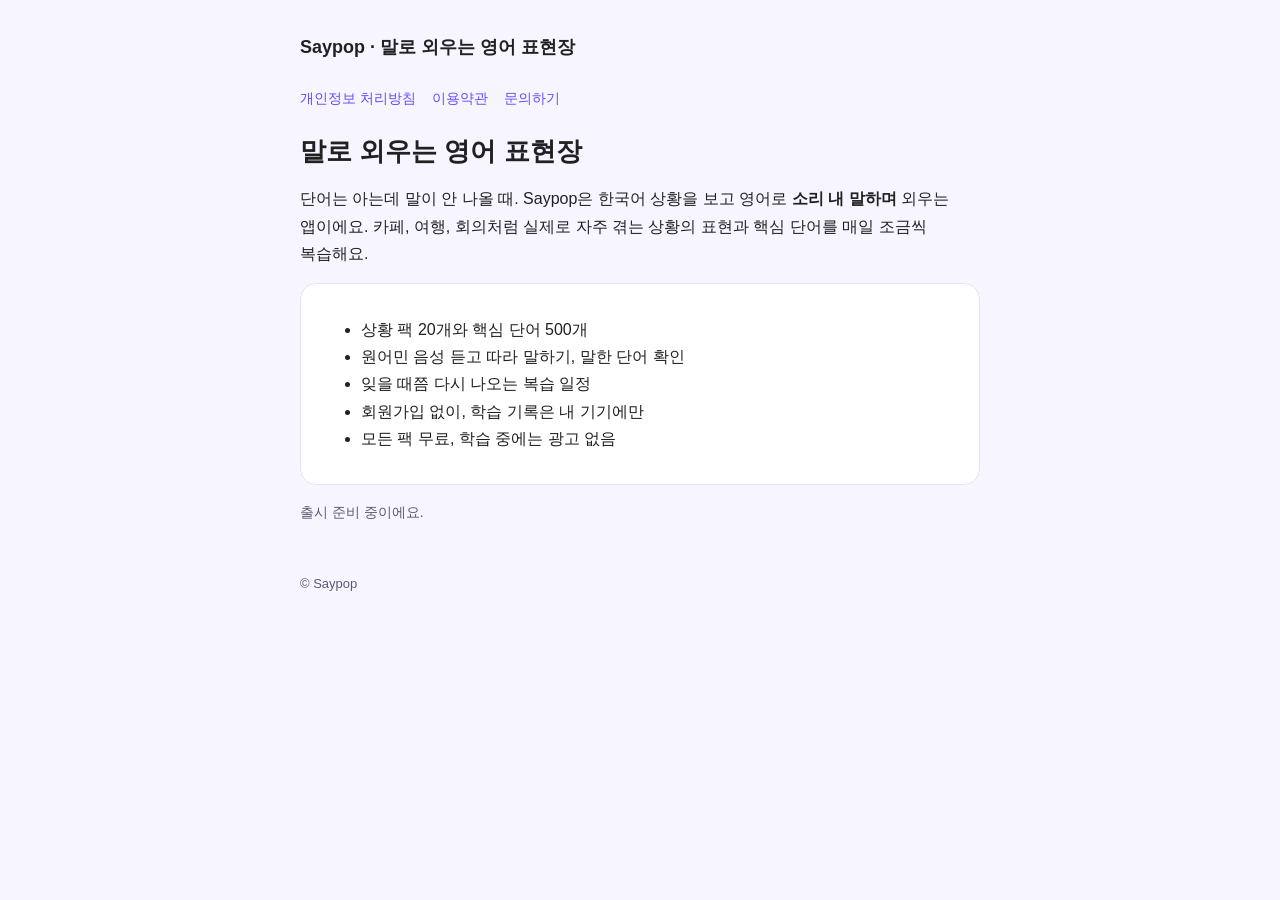
<file: index.html>
<!doctype html>
<html lang="ko">
<head>
<meta charset="utf-8">
<meta name="viewport" content="width=device-width, initial-scale=1">
<title>Saypop · 말로 외우는 영어 표현장</title>
<meta name="description" content="한국어 상황을 보고 영어로 소리 내 말하며 외우는 영어 표현장">
<link rel="stylesheet" href="style.css">
</head>
<body>
<div class="wrap">
<header><a href="index.html">Saypop · 말로 외우는 영어 표현장</a></header>
<nav>
  <a href="privacy.html">개인정보 처리방침</a>
  <a href="terms.html">이용약관</a>
  <a href="support.html">문의하기</a>
</nav>
<h1>말로 외우는 영어 표현장</h1>
<p>단어는 아는데 말이 안 나올 때. Saypop은 한국어 상황을 보고 영어로 <strong>소리 내 말하며</strong> 외우는 앱이에요. 카페, 여행, 회의처럼 실제로 자주 겪는 상황의 표현과 핵심 단어를 매일 조금씩 복습해요.</p>
<div class="box">
  <ul>
    <li>상황 팩 20개와 핵심 단어 500개</li>
    <li>원어민 음성 듣고 따라 말하기, 말한 단어 확인</li>
    <li>잊을 때쯤 다시 나오는 복습 일정</li>
    <li>회원가입 없이, 학습 기록은 내 기기에만</li>
    <li>모든 팩 무료, 학습 중에는 광고 없음</li>
  </ul>
</div>
<p class="meta">출시 준비 중이에요.</p>
<footer>© Saypop</footer>
</div>
</body>
</html>
</file>
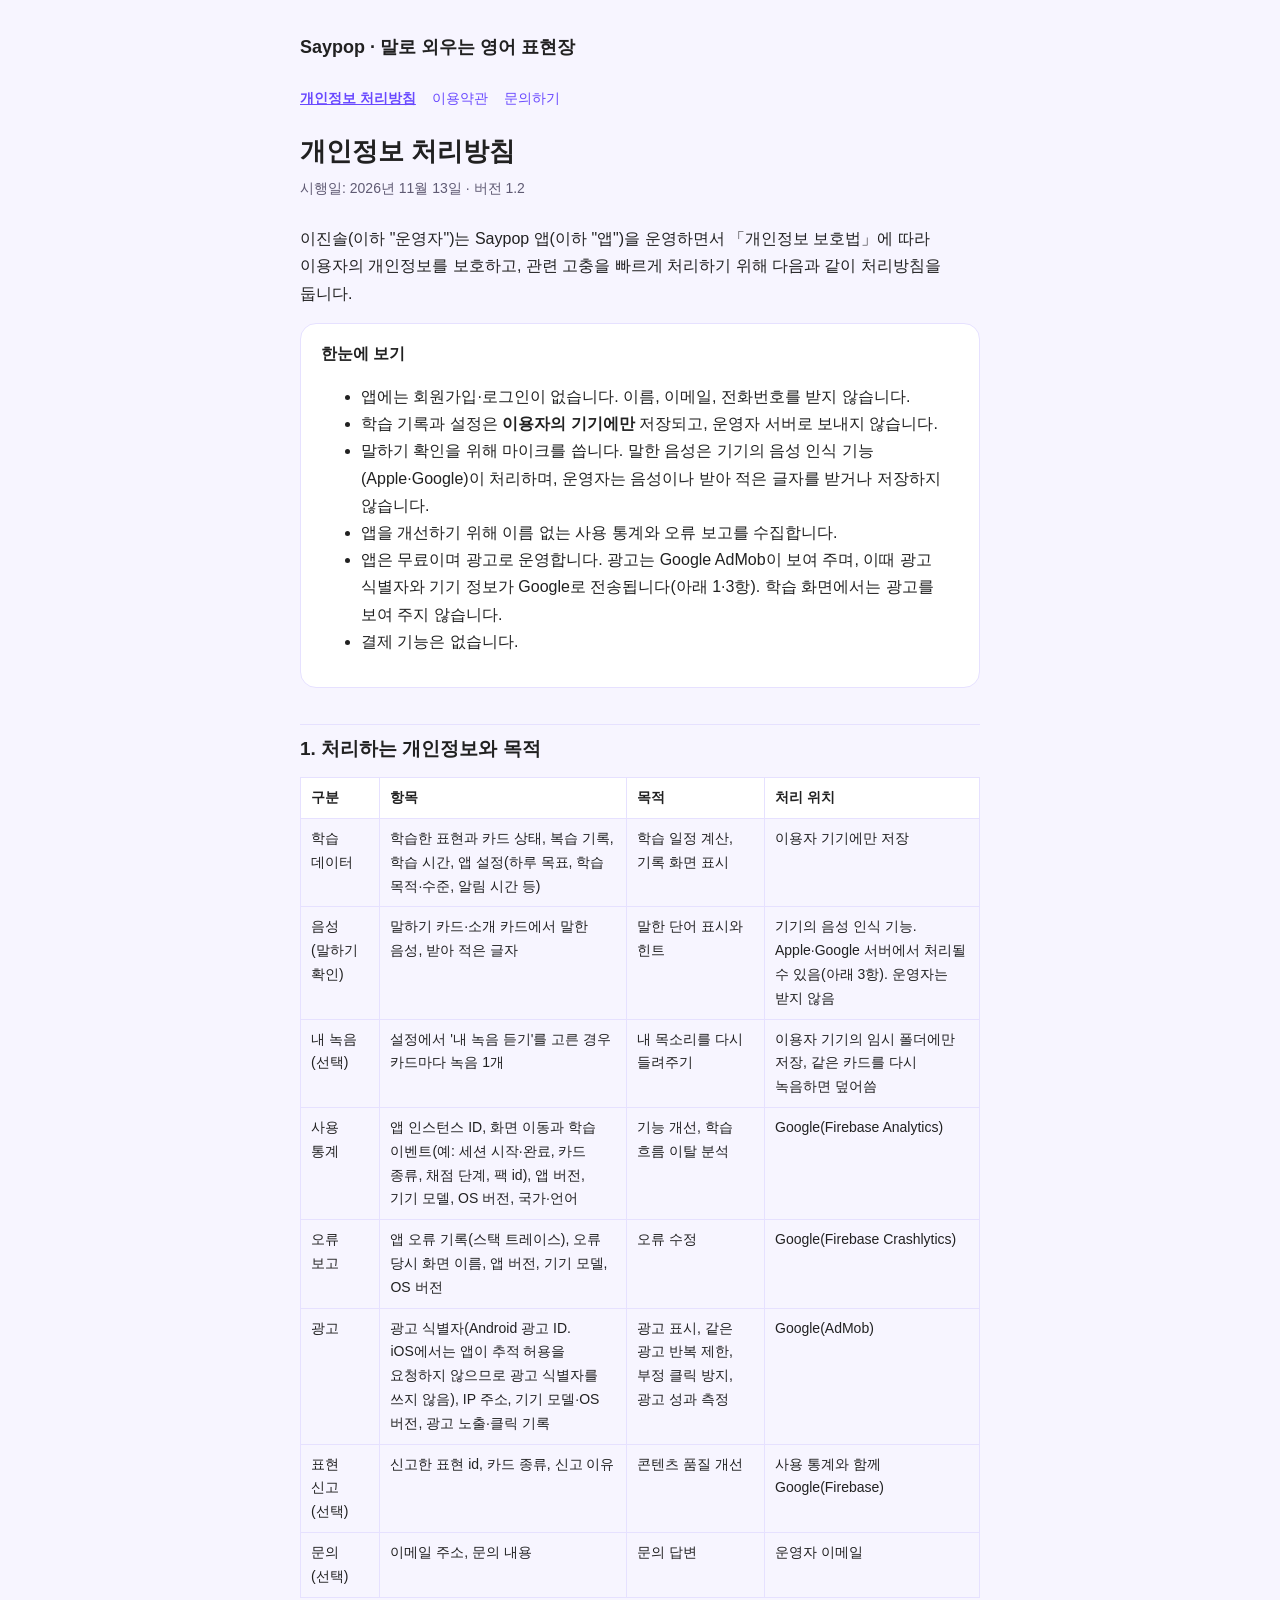
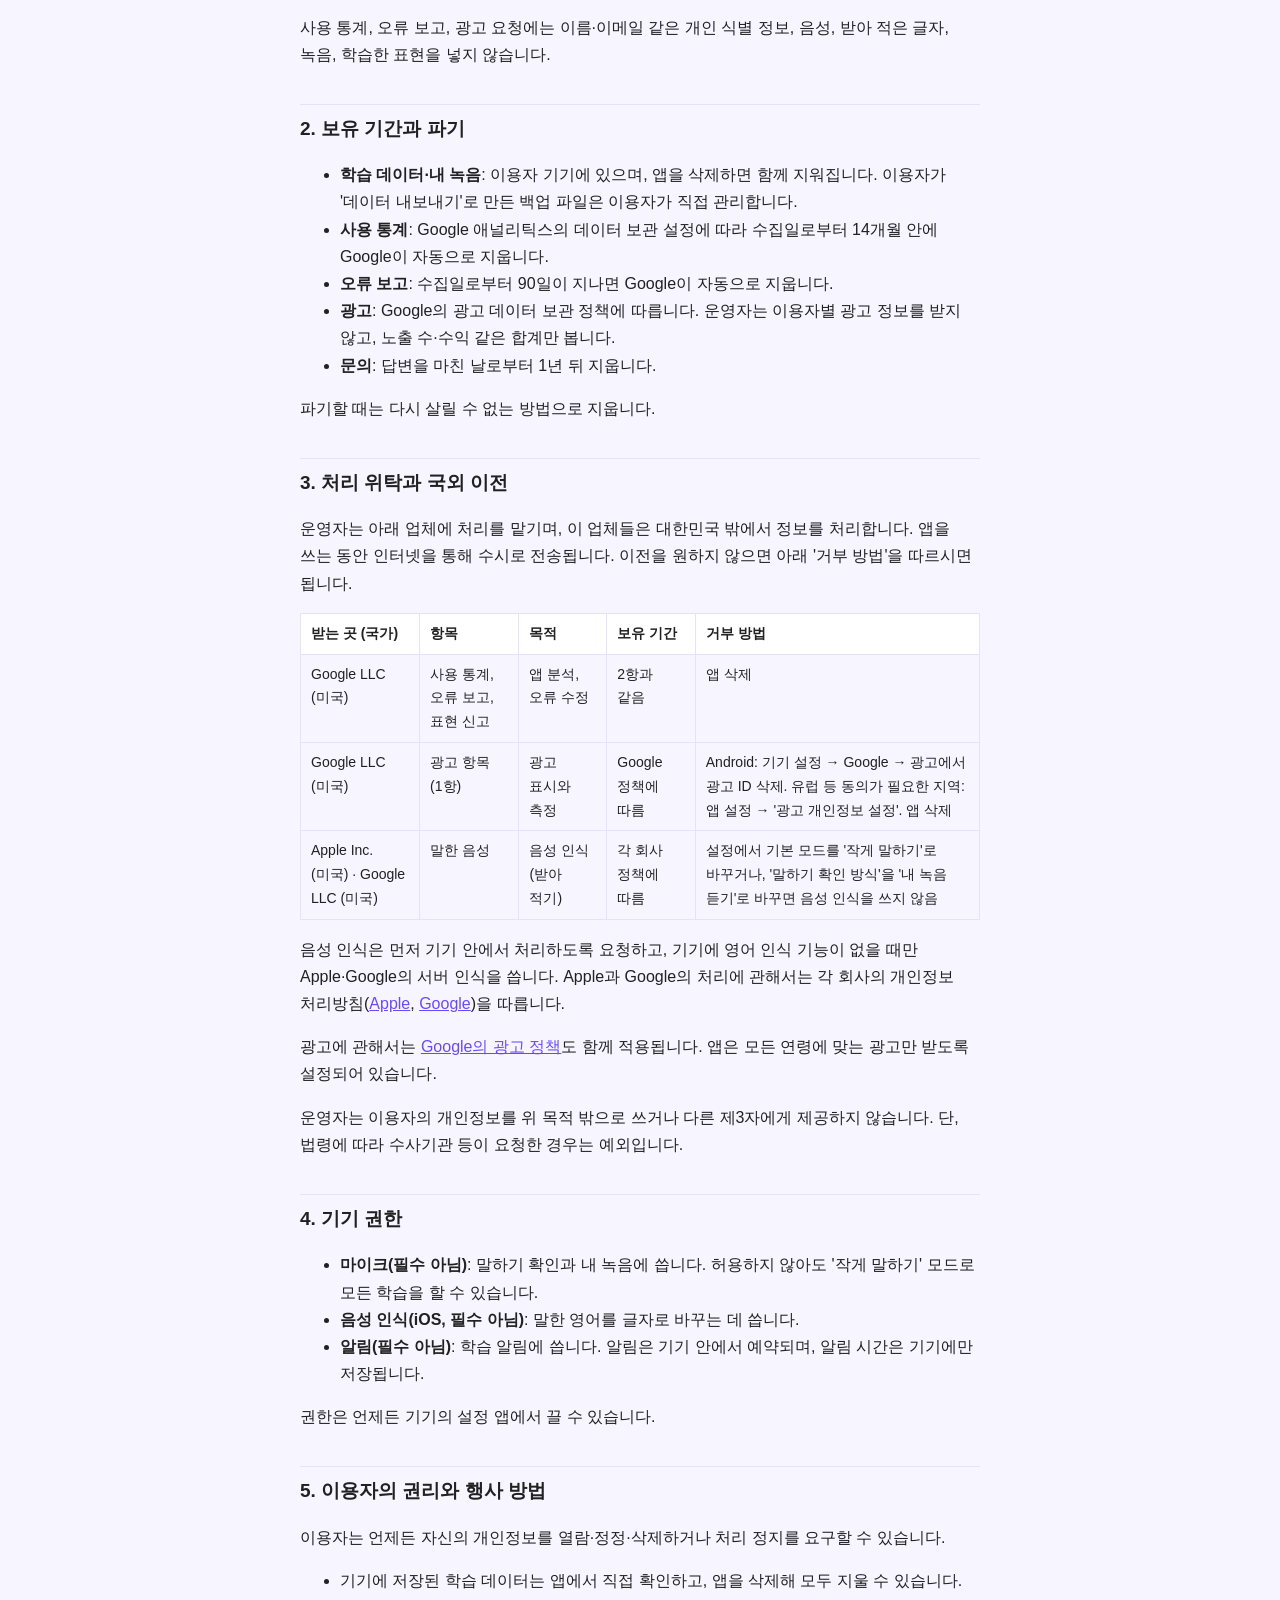
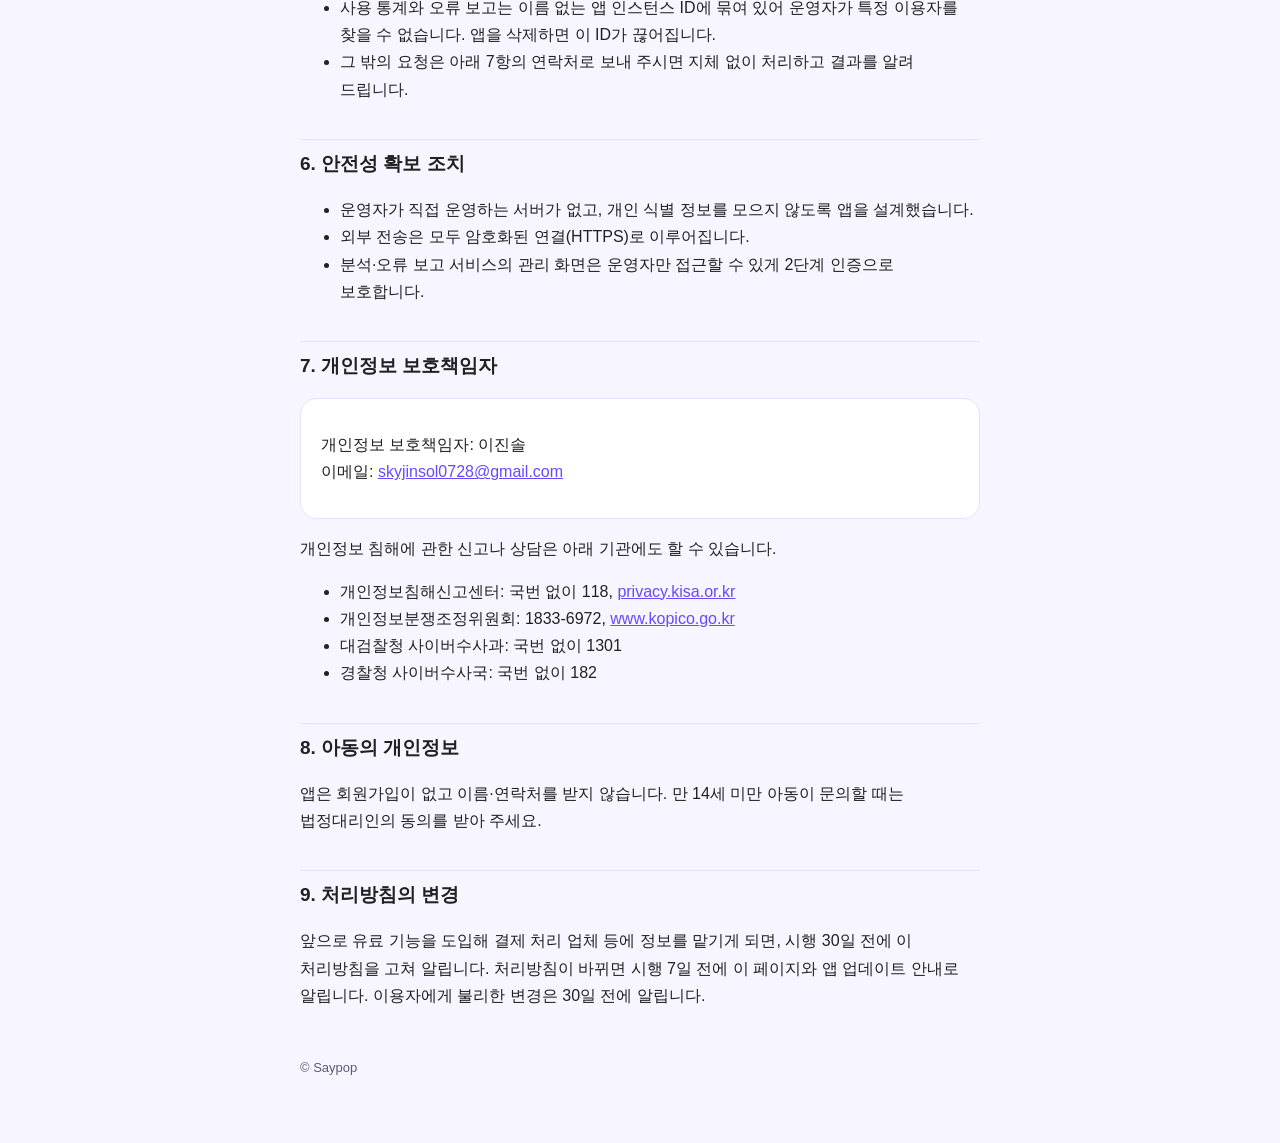
<file: privacy.html>
<!doctype html>
<html lang="ko">
<head>
<meta charset="utf-8">
<meta name="viewport" content="width=device-width, initial-scale=1">
<title>개인정보 처리방침 · Saypop</title>
<link rel="stylesheet" href="style.css">
</head>
<body>
<div class="wrap">
<header><a href="index.html">Saypop · 말로 외우는 영어 표현장</a></header>
<nav>
  <a href="privacy.html" aria-current="page">개인정보 처리방침</a>
  <a href="terms.html">이용약관</a>
  <a href="support.html">문의하기</a>
</nav>

<h1>개인정보 처리방침</h1>
<p class="meta">시행일: 2026년 11월 13일 · 버전 1.2</p>

<p>이진솔(이하 "운영자")는 Saypop 앱(이하 "앱")을 운영하면서 「개인정보 보호법」에 따라 이용자의 개인정보를 보호하고, 관련 고충을 빠르게 처리하기 위해 다음과 같이 처리방침을 둡니다.</p>

<div class="box">
<strong>한눈에 보기</strong>
<ul>
  <li>앱에는 회원가입·로그인이 없습니다. 이름, 이메일, 전화번호를 받지 않습니다.</li>
  <li>학습 기록과 설정은 <strong>이용자의 기기에만</strong> 저장되고, 운영자 서버로 보내지 않습니다.</li>
  <li>말하기 확인을 위해 마이크를 씁니다. 말한 음성은 기기의 음성 인식 기능(Apple·Google)이 처리하며, 운영자는 음성이나 받아 적은 글자를 받거나 저장하지 않습니다.</li>
  <li>앱을 개선하기 위해 이름 없는 사용 통계와 오류 보고를 수집합니다.</li>
  <li>앱은 무료이며 광고로 운영합니다. 광고는 Google AdMob이 보여 주며, 이때 광고 식별자와 기기 정보가 Google로 전송됩니다(아래 1·3항). 학습 화면에서는 광고를 보여 주지 않습니다.</li>
  <li>결제 기능은 없습니다.</li>
</ul>
</div>

<h2>1. 처리하는 개인정보와 목적</h2>
<div class="table"><table>
<thead><tr><th>구분</th><th>항목</th><th>목적</th><th>처리 위치</th></tr></thead>
<tbody>
<tr><td>학습 데이터</td><td>학습한 표현과 카드 상태, 복습 기록, 학습 시간, 앱 설정(하루 목표, 학습 목적·수준, 알림 시간 등)</td><td>학습 일정 계산, 기록 화면 표시</td><td>이용자 기기에만 저장</td></tr>
<tr><td>음성(말하기 확인)</td><td>말하기 카드·소개 카드에서 말한 음성, 받아 적은 글자</td><td>말한 단어 표시와 힌트</td><td>기기의 음성 인식 기능. Apple·Google 서버에서 처리될 수 있음(아래 3항). 운영자는 받지 않음</td></tr>
<tr><td>내 녹음(선택)</td><td>설정에서 '내 녹음 듣기'를 고른 경우 카드마다 녹음 1개</td><td>내 목소리를 다시 들려주기</td><td>이용자 기기의 임시 폴더에만 저장, 같은 카드를 다시 녹음하면 덮어씀</td></tr>
<tr><td>사용 통계</td><td>앱 인스턴스 ID, 화면 이동과 학습 이벤트(예: 세션 시작·완료, 카드 종류, 채점 단계, 팩 id), 앱 버전, 기기 모델, OS 버전, 국가·언어</td><td>기능 개선, 학습 흐름 이탈 분석</td><td>Google(Firebase Analytics)</td></tr>
<tr><td>오류 보고</td><td>앱 오류 기록(스택 트레이스), 오류 당시 화면 이름, 앱 버전, 기기 모델, OS 버전</td><td>오류 수정</td><td>Google(Firebase Crashlytics)</td></tr>
<tr><td>광고</td><td>광고 식별자(Android 광고 ID. iOS에서는 앱이 추적 허용을 요청하지 않으므로 광고 식별자를 쓰지 않음), IP 주소, 기기 모델·OS 버전, 광고 노출·클릭 기록</td><td>광고 표시, 같은 광고 반복 제한, 부정 클릭 방지, 광고 성과 측정</td><td>Google(AdMob)</td></tr>
<tr><td>표현 신고(선택)</td><td>신고한 표현 id, 카드 종류, 신고 이유</td><td>콘텐츠 품질 개선</td><td>사용 통계와 함께 Google(Firebase)</td></tr>
<tr><td>문의(선택)</td><td>이메일 주소, 문의 내용</td><td>문의 답변</td><td>운영자 이메일</td></tr>
</tbody>
</table></div>
<p>사용 통계, 오류 보고, 광고 요청에는 이름·이메일 같은 개인 식별 정보, 음성, 받아 적은 글자, 녹음, 학습한 표현을 넣지 않습니다.</p>

<h2>2. 보유 기간과 파기</h2>
<ul>
  <li><strong>학습 데이터·내 녹음</strong>: 이용자 기기에 있으며, 앱을 삭제하면 함께 지워집니다. 이용자가 '데이터 내보내기'로 만든 백업 파일은 이용자가 직접 관리합니다.</li>
  <li><strong>사용 통계</strong>: Google 애널리틱스의 데이터 보관 설정에 따라 수집일로부터 14개월 안에 Google이 자동으로 지웁니다.</li>
  <li><strong>오류 보고</strong>: 수집일로부터 90일이 지나면 Google이 자동으로 지웁니다.</li>
  <li><strong>광고</strong>: Google의 광고 데이터 보관 정책에 따릅니다. 운영자는 이용자별 광고 정보를 받지 않고, 노출 수·수익 같은 합계만 봅니다.</li>
  <li><strong>문의</strong>: 답변을 마친 날로부터 1년 뒤 지웁니다.</li>
</ul>
<p>파기할 때는 다시 살릴 수 없는 방법으로 지웁니다.</p>

<h2>3. 처리 위탁과 국외 이전</h2>
<p>운영자는 아래 업체에 처리를 맡기며, 이 업체들은 대한민국 밖에서 정보를 처리합니다. 앱을 쓰는 동안 인터넷을 통해 수시로 전송됩니다. 이전을 원하지 않으면 아래 '거부 방법'을 따르시면 됩니다.</p>
<div class="table"><table>
<thead><tr><th>받는 곳 (국가)</th><th>항목</th><th>목적</th><th>보유 기간</th><th>거부 방법</th></tr></thead>
<tbody>
<tr><td>Google LLC (미국)</td><td>사용 통계, 오류 보고, 표현 신고</td><td>앱 분석, 오류 수정</td><td>2항과 같음</td><td>앱 삭제</td></tr>
<tr><td>Google LLC (미국)</td><td>광고 항목(1항)</td><td>광고 표시와 측정</td><td>Google 정책에 따름</td><td>Android: 기기 설정 → Google → 광고에서 광고 ID 삭제. 유럽 등 동의가 필요한 지역: 앱 설정 → '광고 개인정보 설정'. 앱 삭제</td></tr>
<tr><td>Apple Inc. (미국) · Google LLC (미국)</td><td>말한 음성</td><td>음성 인식(받아 적기)</td><td>각 회사 정책에 따름</td><td>설정에서 기본 모드를 '작게 말하기'로 바꾸거나, '말하기 확인 방식'을 '내 녹음 듣기'로 바꾸면 음성 인식을 쓰지 않음</td></tr>
</tbody>
</table></div>
<p>음성 인식은 먼저 기기 안에서 처리하도록 요청하고, 기기에 영어 인식 기능이 없을 때만 Apple·Google의 서버 인식을 씁니다. Apple과 Google의 처리에 관해서는 각 회사의 개인정보 처리방침(<a href="https://www.apple.com/kr/legal/privacy/">Apple</a>, <a href="https://policies.google.com/privacy?hl=ko">Google</a>)을 따릅니다.</p>
<p>광고에 관해서는 <a href="https://policies.google.com/technologies/ads?hl=ko">Google의 광고 정책</a>도 함께 적용됩니다. 앱은 모든 연령에 맞는 광고만 받도록 설정되어 있습니다.</p>
<p>운영자는 이용자의 개인정보를 위 목적 밖으로 쓰거나 다른 제3자에게 제공하지 않습니다. 단, 법령에 따라 수사기관 등이 요청한 경우는 예외입니다.</p>

<h2>4. 기기 권한</h2>
<ul>
  <li><strong>마이크(필수 아님)</strong>: 말하기 확인과 내 녹음에 씁니다. 허용하지 않아도 '작게 말하기' 모드로 모든 학습을 할 수 있습니다.</li>
  <li><strong>음성 인식(iOS, 필수 아님)</strong>: 말한 영어를 글자로 바꾸는 데 씁니다.</li>
  <li><strong>알림(필수 아님)</strong>: 학습 알림에 씁니다. 알림은 기기 안에서 예약되며, 알림 시간은 기기에만 저장됩니다.</li>
</ul>
<p>권한은 언제든 기기의 설정 앱에서 끌 수 있습니다.</p>

<h2>5. 이용자의 권리와 행사 방법</h2>
<p>이용자는 언제든 자신의 개인정보를 열람·정정·삭제하거나 처리 정지를 요구할 수 있습니다.</p>
<ul>
  <li>기기에 저장된 학습 데이터는 앱에서 직접 확인하고, 앱을 삭제해 모두 지울 수 있습니다.</li>
  <li>사용 통계와 오류 보고는 이름 없는 앱 인스턴스 ID에 묶여 있어 운영자가 특정 이용자를 찾을 수 없습니다. 앱을 삭제하면 이 ID가 끊어집니다.</li>
  <li>그 밖의 요청은 아래 7항의 연락처로 보내 주시면 지체 없이 처리하고 결과를 알려 드립니다.</li>
</ul>

<h2>6. 안전성 확보 조치</h2>
<ul>
  <li>운영자가 직접 운영하는 서버가 없고, 개인 식별 정보를 모으지 않도록 앱을 설계했습니다.</li>
  <li>외부 전송은 모두 암호화된 연결(HTTPS)로 이루어집니다.</li>
  <li>분석·오류 보고 서비스의 관리 화면은 운영자만 접근할 수 있게 2단계 인증으로 보호합니다.</li>
</ul>

<h2>7. 개인정보 보호책임자</h2>
<div class="box">
  <p>개인정보 보호책임자: 이진솔<br>
  이메일: <a href="mailto:skyjinsol0728@gmail.com">skyjinsol0728@gmail.com</a></p>
</div>
<p>개인정보 침해에 관한 신고나 상담은 아래 기관에도 할 수 있습니다.</p>
<ul>
  <li>개인정보침해신고센터: 국번 없이 118, <a href="https://privacy.kisa.or.kr">privacy.kisa.or.kr</a></li>
  <li>개인정보분쟁조정위원회: 1833-6972, <a href="https://www.kopico.go.kr">www.kopico.go.kr</a></li>
  <li>대검찰청 사이버수사과: 국번 없이 1301</li>
  <li>경찰청 사이버수사국: 국번 없이 182</li>
</ul>

<h2>8. 아동의 개인정보</h2>
<p>앱은 회원가입이 없고 이름·연락처를 받지 않습니다. 만 14세 미만 아동이 문의할 때는 법정대리인의 동의를 받아 주세요.</p>

<h2>9. 처리방침의 변경</h2>
<p>앞으로 유료 기능을 도입해 결제 처리 업체 등에 정보를 맡기게 되면, 시행 30일 전에 이 처리방침을 고쳐 알립니다. 처리방침이 바뀌면 시행 7일 전에 이 페이지와 앱 업데이트 안내로 알립니다. 이용자에게 불리한 변경은 30일 전에 알립니다.</p>

<footer>© Saypop</footer>
</div>
</body>
</html>
</file>
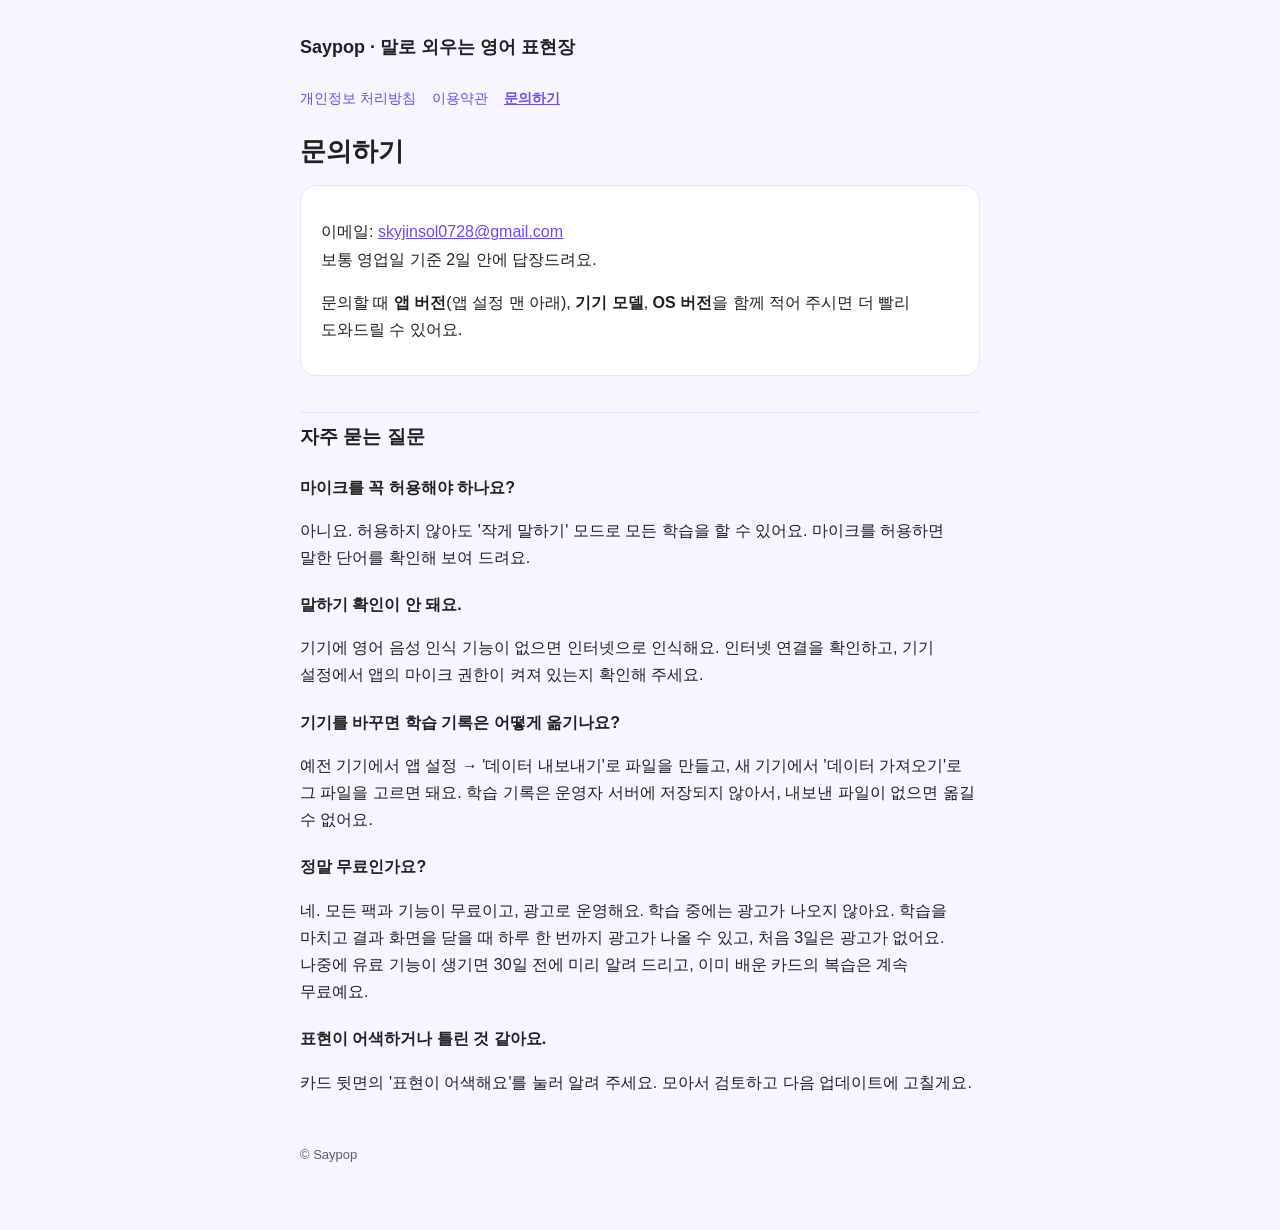
<file: support.html>
<!doctype html>
<html lang="ko">
<head>
<meta charset="utf-8">
<meta name="viewport" content="width=device-width, initial-scale=1">
<title>문의하기 · Saypop</title>
<link rel="stylesheet" href="style.css">
</head>
<body>
<div class="wrap">
<header><a href="index.html">Saypop · 말로 외우는 영어 표현장</a></header>
<nav>
  <a href="privacy.html">개인정보 처리방침</a>
  <a href="terms.html">이용약관</a>
  <a href="support.html" aria-current="page">문의하기</a>
</nav>

<h1>문의하기</h1>
<div class="box">
  <p>이메일: <a href="mailto:skyjinsol0728@gmail.com">skyjinsol0728@gmail.com</a><br>
  보통 영업일 기준 2일 안에 답장드려요.</p>
  <p>문의할 때 <strong>앱 버전</strong>(앱 설정 맨 아래), <strong>기기 모델</strong>, <strong>OS 버전</strong>을 함께 적어 주시면 더 빨리 도와드릴 수 있어요.</p>
</div>

<h2>자주 묻는 질문</h2>

<h3>마이크를 꼭 허용해야 하나요?</h3>
<p>아니요. 허용하지 않아도 '작게 말하기' 모드로 모든 학습을 할 수 있어요. 마이크를 허용하면 말한 단어를 확인해 보여 드려요.</p>

<h3>말하기 확인이 안 돼요.</h3>
<p>기기에 영어 음성 인식 기능이 없으면 인터넷으로 인식해요. 인터넷 연결을 확인하고, 기기 설정에서 앱의 마이크 권한이 켜져 있는지 확인해 주세요.</p>

<h3>기기를 바꾸면 학습 기록은 어떻게 옮기나요?</h3>
<p>예전 기기에서 앱 설정 → '데이터 내보내기'로 파일을 만들고, 새 기기에서 '데이터 가져오기'로 그 파일을 고르면 돼요. 학습 기록은 운영자 서버에 저장되지 않아서, 내보낸 파일이 없으면 옮길 수 없어요.</p>

<h3>정말 무료인가요?</h3>
<p>네. 모든 팩과 기능이 무료이고, 광고로 운영해요. 학습 중에는 광고가 나오지 않아요. 학습을 마치고 결과 화면을 닫을 때 하루 한 번까지 광고가 나올 수 있고, 처음 3일은 광고가 없어요. 나중에 유료 기능이 생기면 30일 전에 미리 알려 드리고, 이미 배운 카드의 복습은 계속 무료예요.</p>

<h3>표현이 어색하거나 틀린 것 같아요.</h3>
<p>카드 뒷면의 '표현이 어색해요'를 눌러 알려 주세요. 모아서 검토하고 다음 업데이트에 고칠게요.</p>

<footer>© Saypop</footer>
</div>
</body>
</html>
</file>
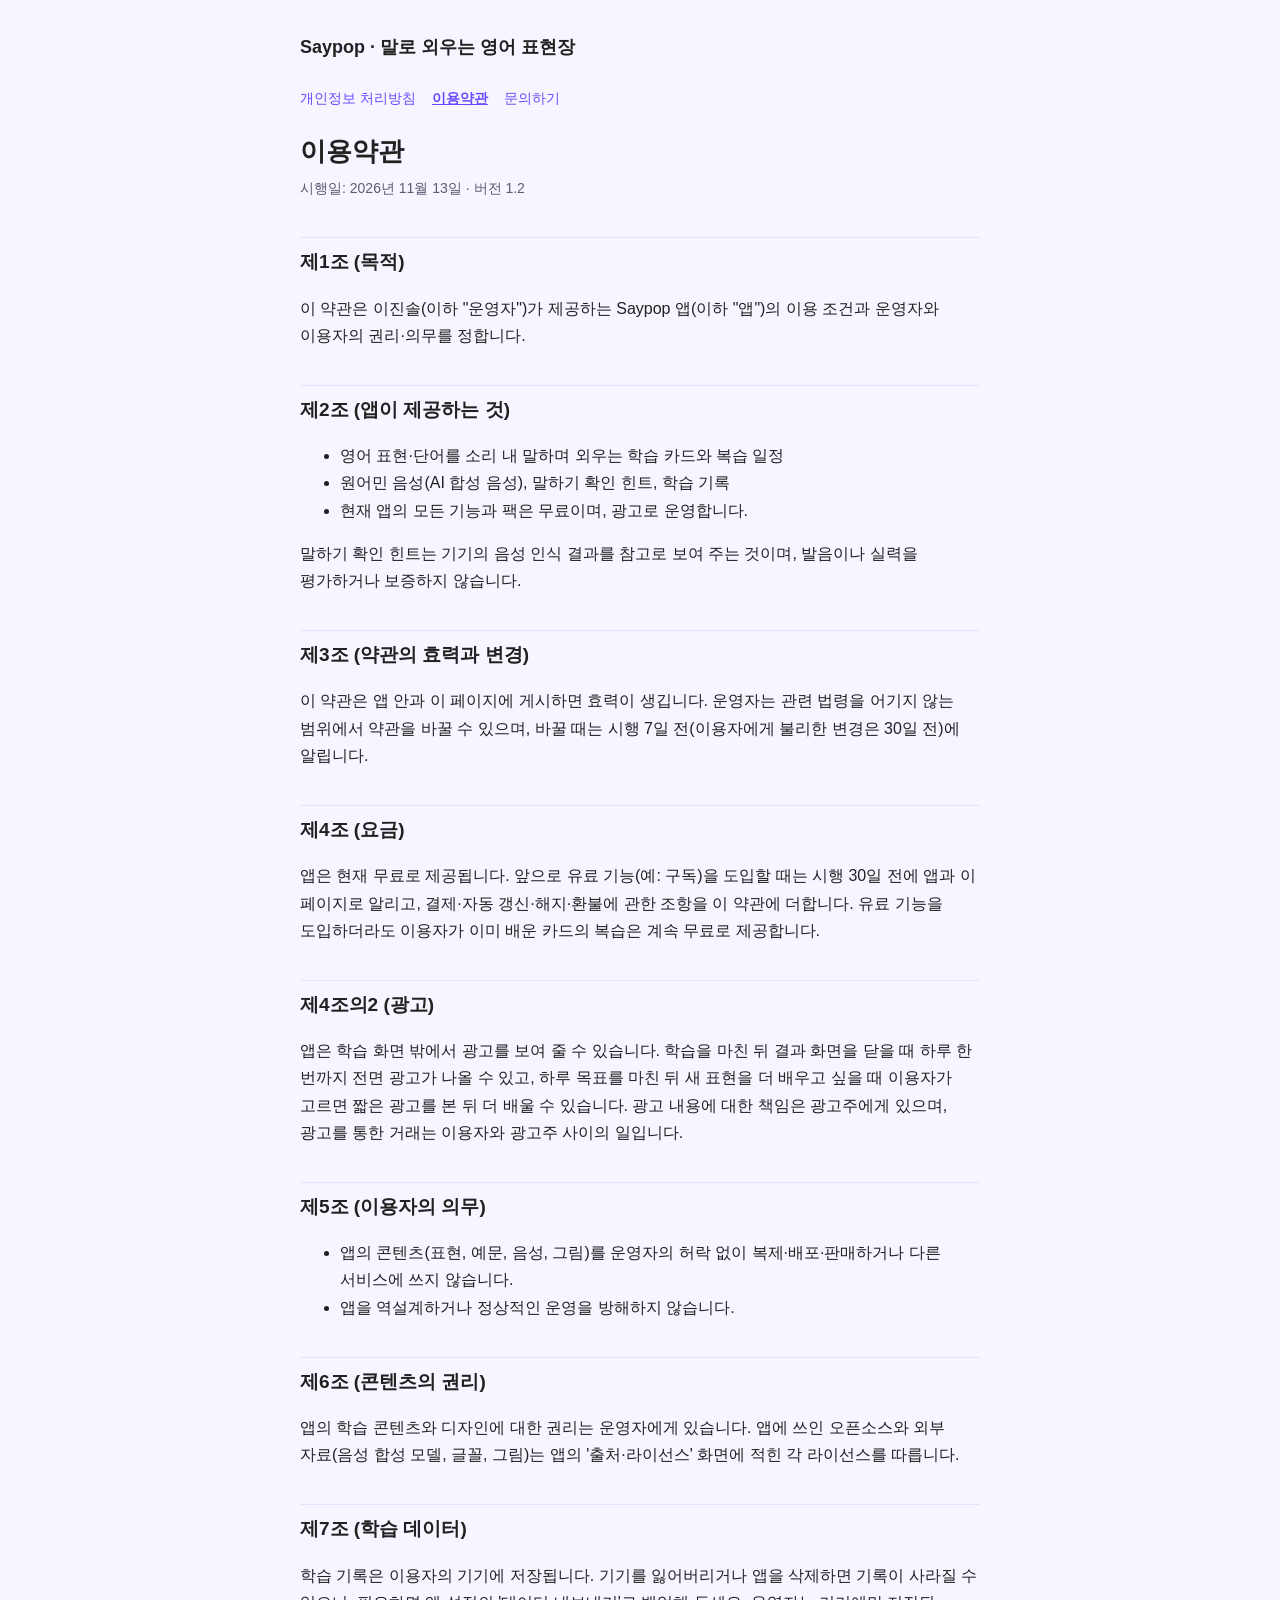
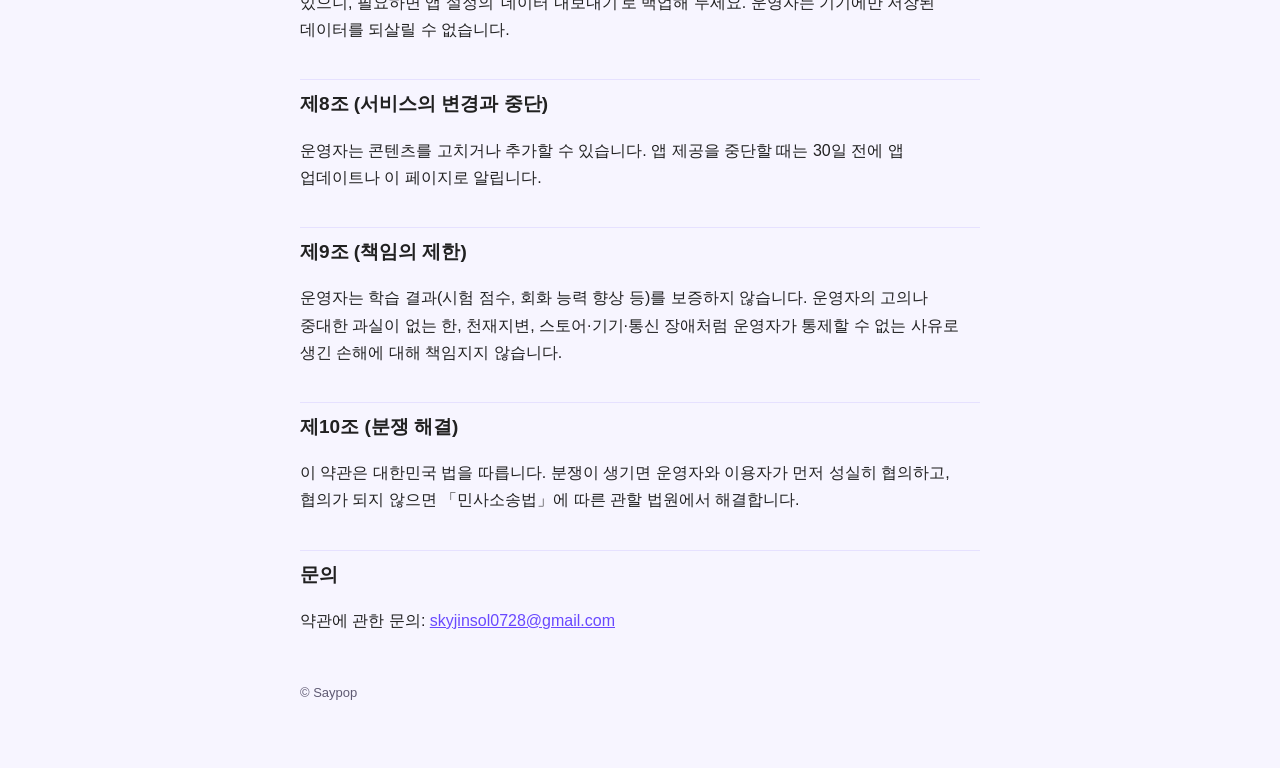
<file: terms.html>
<!doctype html>
<html lang="ko">
<head>
<meta charset="utf-8">
<meta name="viewport" content="width=device-width, initial-scale=1">
<title>이용약관 · Saypop</title>
<link rel="stylesheet" href="style.css">
</head>
<body>
<div class="wrap">
<header><a href="index.html">Saypop · 말로 외우는 영어 표현장</a></header>
<nav>
  <a href="privacy.html">개인정보 처리방침</a>
  <a href="terms.html" aria-current="page">이용약관</a>
  <a href="support.html">문의하기</a>
</nav>

<h1>이용약관</h1>
<p class="meta">시행일: 2026년 11월 13일 · 버전 1.2</p>

<h2>제1조 (목적)</h2>
<p>이 약관은 이진솔(이하 "운영자")가 제공하는 Saypop 앱(이하 "앱")의 이용 조건과 운영자와 이용자의 권리·의무를 정합니다.</p>

<h2>제2조 (앱이 제공하는 것)</h2>
<ul>
  <li>영어 표현·단어를 소리 내 말하며 외우는 학습 카드와 복습 일정</li>
  <li>원어민 음성(AI 합성 음성), 말하기 확인 힌트, 학습 기록</li>
  <li>현재 앱의 모든 기능과 팩은 무료이며, 광고로 운영합니다.</li>
</ul>
<p>말하기 확인 힌트는 기기의 음성 인식 결과를 참고로 보여 주는 것이며, 발음이나 실력을 평가하거나 보증하지 않습니다.</p>

<h2>제3조 (약관의 효력과 변경)</h2>
<p>이 약관은 앱 안과 이 페이지에 게시하면 효력이 생깁니다. 운영자는 관련 법령을 어기지 않는 범위에서 약관을 바꿀 수 있으며, 바꿀 때는 시행 7일 전(이용자에게 불리한 변경은 30일 전)에 알립니다.</p>

<h2>제4조 (요금)</h2>
<p>앱은 현재 무료로 제공됩니다. 앞으로 유료 기능(예: 구독)을 도입할 때는 시행 30일 전에 앱과 이 페이지로 알리고, 결제·자동 갱신·해지·환불에 관한 조항을 이 약관에 더합니다. 유료 기능을 도입하더라도 이용자가 이미 배운 카드의 복습은 계속 무료로 제공합니다.</p>

<h2>제4조의2 (광고)</h2>
<p>앱은 학습 화면 밖에서 광고를 보여 줄 수 있습니다. 학습을 마친 뒤 결과 화면을 닫을 때 하루 한 번까지 전면 광고가 나올 수 있고, 하루 목표를 마친 뒤 새 표현을 더 배우고 싶을 때 이용자가 고르면 짧은 광고를 본 뒤 더 배울 수 있습니다. 광고 내용에 대한 책임은 광고주에게 있으며, 광고를 통한 거래는 이용자와 광고주 사이의 일입니다.</p>

<h2>제5조 (이용자의 의무)</h2>
<ul>
  <li>앱의 콘텐츠(표현, 예문, 음성, 그림)를 운영자의 허락 없이 복제·배포·판매하거나 다른 서비스에 쓰지 않습니다.</li>
  <li>앱을 역설계하거나 정상적인 운영을 방해하지 않습니다.</li>
</ul>

<h2>제6조 (콘텐츠의 권리)</h2>
<p>앱의 학습 콘텐츠와 디자인에 대한 권리는 운영자에게 있습니다. 앱에 쓰인 오픈소스와 외부 자료(음성 합성 모델, 글꼴, 그림)는 앱의 '출처·라이선스' 화면에 적힌 각 라이선스를 따릅니다.</p>

<h2>제7조 (학습 데이터)</h2>
<p>학습 기록은 이용자의 기기에 저장됩니다. 기기를 잃어버리거나 앱을 삭제하면 기록이 사라질 수 있으니, 필요하면 앱 설정의 '데이터 내보내기'로 백업해 두세요. 운영자는 기기에만 저장된 데이터를 되살릴 수 없습니다.</p>

<h2>제8조 (서비스의 변경과 중단)</h2>
<p>운영자는 콘텐츠를 고치거나 추가할 수 있습니다. 앱 제공을 중단할 때는 30일 전에 앱 업데이트나 이 페이지로 알립니다.</p>

<h2>제9조 (책임의 제한)</h2>
<p>운영자는 학습 결과(시험 점수, 회화 능력 향상 등)를 보증하지 않습니다. 운영자의 고의나 중대한 과실이 없는 한, 천재지변, 스토어·기기·통신 장애처럼 운영자가 통제할 수 없는 사유로 생긴 손해에 대해 책임지지 않습니다.</p>

<h2>제10조 (분쟁 해결)</h2>
<p>이 약관은 대한민국 법을 따릅니다. 분쟁이 생기면 운영자와 이용자가 먼저 성실히 협의하고, 협의가 되지 않으면 「민사소송법」에 따른 관할 법원에서 해결합니다.</p>

<h2>문의</h2>
<p>약관에 관한 문의: <a href="mailto:skyjinsol0728@gmail.com">skyjinsol0728@gmail.com</a></p>

<footer>© Saypop</footer>
</div>
</body>
</html>
</file>
<file: style.css>
:root {
  --bg: #f7f5ff;
  --surface: #ffffff;
  --text: #212121;
  --muted: #5f5a73;
  --primary: #6949ff;
  --line: #e6e1ff;
}
@media (prefers-color-scheme: dark) {
  :root {
    --bg: #15131f;
    --surface: #1f1c2e;
    --text: #f2f0fa;
    --muted: #b4aec8;
    --primary: #9c8bff;
    --line: #2f2b45;
  }
}
* { box-sizing: border-box; }
html { -webkit-text-size-adjust: 100%; }
body {
  margin: 0;
  background: var(--bg);
  color: var(--text);
  font-family: "Pretendard", -apple-system, BlinkMacSystemFont, "Apple SD Gothic Neo", "Noto Sans KR", sans-serif;
  font-size: 16px;
  line-height: 1.7;
  word-break: keep-all;
  overflow-wrap: break-word;
}
.wrap { max-width: 720px; margin: 0 auto; padding: 32px 20px 64px; }
header { display: flex; align-items: center; gap: 12px; margin-bottom: 24px; }
header img { width: 44px; height: 44px; border-radius: 12px; }
header a { color: var(--text); text-decoration: none; font-weight: 700; font-size: 18px; }
nav { display: flex; flex-wrap: wrap; gap: 8px 16px; margin: 0 0 24px; font-size: 14px; }
nav a { color: var(--primary); text-decoration: none; }
nav a[aria-current="page"] { font-weight: 700; text-decoration: underline; }
h1 { font-size: 26px; line-height: 1.35; margin: 0 0 8px; }
h2 { font-size: 19px; margin: 36px 0 8px; padding-top: 8px; border-top: 1px solid var(--line); }
h3 { font-size: 16px; margin: 20px 0 4px; }
p, li { color: var(--text); }
.meta { color: var(--muted); font-size: 14px; margin: 0 0 24px; }
.box { background: var(--surface); border: 1px solid var(--line); border-radius: 16px; padding: 16px 20px; margin: 16px 0; }
table { width: 100%; border-collapse: collapse; font-size: 14px; }
.table { overflow-x: auto; margin: 12px 0; }
th, td { border: 1px solid var(--line); padding: 8px 10px; text-align: left; vertical-align: top; }
th { background: var(--surface); }
a { color: var(--primary); }
footer { margin-top: 48px; color: var(--muted); font-size: 13px; }
</file>
